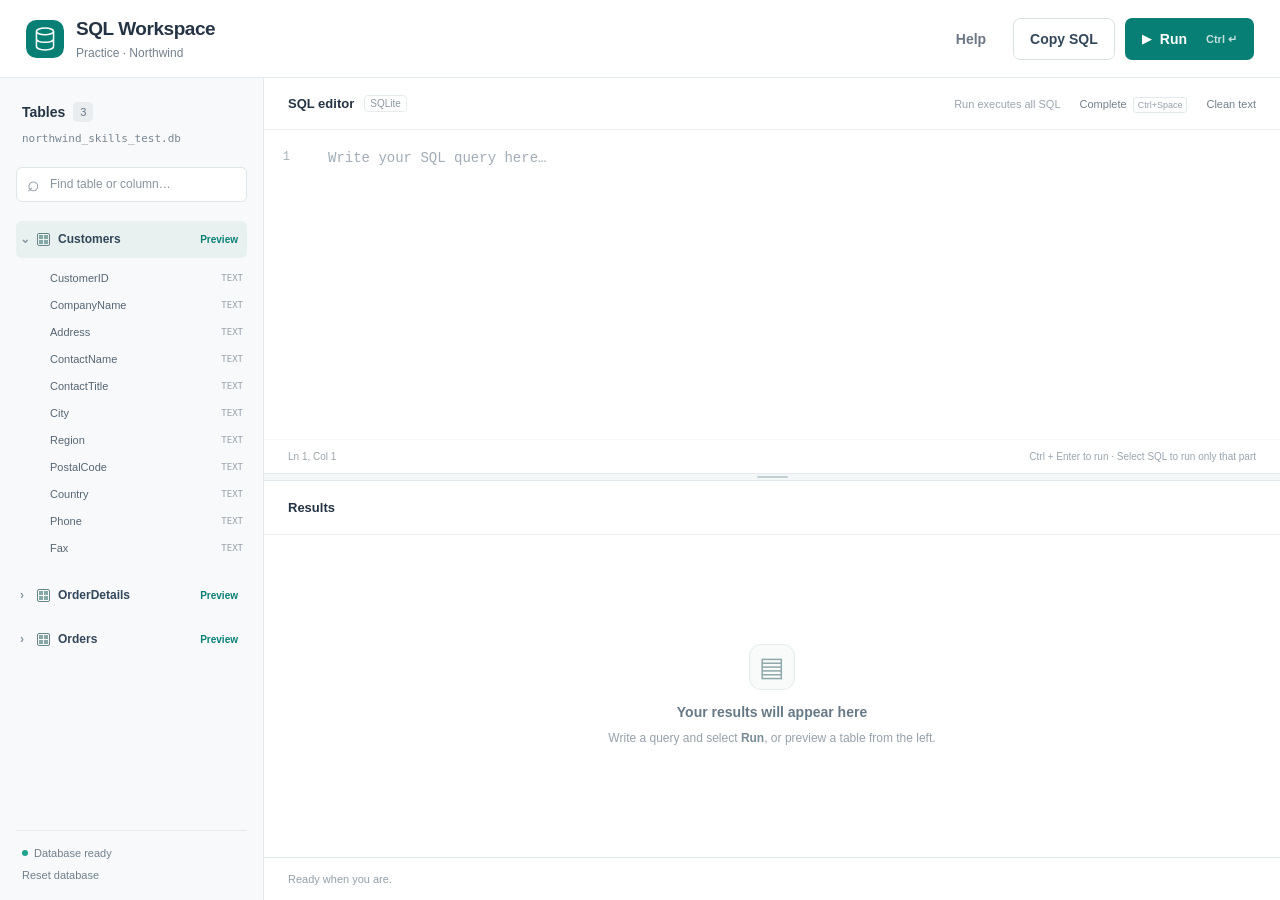
<file: index.html>
<!doctype html>
<html lang="en">
<head>
  <meta charset="utf-8">
  <meta name="viewport" content="width=device-width,initial-scale=1">
  <meta http-equiv="Content-Security-Policy" content="default-src 'none'; script-src 'self' 'wasm-unsafe-eval'; style-src 'self' 'unsafe-inline'; worker-src 'self'; connect-src 'self'; img-src 'self' data:; base-uri 'none'; form-action 'none'; object-src 'none'">
  <meta name="description" content="A focused SQL workspace for skills tests. Explore tables, write SQLite queries, and inspect results.">
  <title>SQL Workspace · Practice</title>
  <link rel="icon" href="icon.svg" type="image/svg+xml">
  <link rel="stylesheet" href="assets/codemirror.css">
  <link rel="stylesheet" href="assets/codemirror-show-hint.css">
  <link rel="stylesheet" href="styles.css?v=3">
  <script defer src="assets/codemirror.js"></script>
  <script defer src="assets/codemirror-sql.js"></script>
  <script defer src="assets/codemirror-placeholder.js"></script>
  <script defer src="assets/codemirror-show-hint.js"></script>
  <script defer src="config.js?v=2"></script>
  <script defer src="sql-core.js?v=3"></script>
  <script defer src="editor-support.js"></script>
  <script defer src="workspace-session.js?v=4"></script>
  <script defer src="app.js?v=5"></script>
</head>
<body data-workspace="practice">
  <header class="topbar">
    <div class="brand"><img src="icon.svg" alt="" width="38" height="38"><div><h1>SQL Workspace</h1><p id="workspace-label">Practice · Northwind</p></div></div>
    <div id="top-actions" class="top-actions" hidden><button id="help-button" class="button quiet">Help</button><button id="copy-button" class="button secondary">Copy SQL</button><button id="run-button" class="button primary" disabled><span id="run-icon" aria-hidden="true">▶︎</span><span id="run-label">Run</span><kbd>Ctrl ↵</kbd></button></div>
  </header>
  <main id="session-gate" class="session-gate" aria-live="polite"><div><img src="icon.svg" alt="" width="48" height="48"><h2 id="session-title">Loading workspace…</h2><p id="session-message">Please wait while the workspace is prepared.</p><button id="session-retry" class="button primary" hidden>Check again</button><noscript><p>JavaScript must be enabled to use the SQL workspace.</p></noscript></div></main>
  <div id="workspace" class="workspace" hidden>
    <aside class="sidebar" aria-label="Database tables">
      <div class="sidebar-title"><h2>Tables</h2><span id="table-count" class="count-badge">—</span></div>
      <p id="database-name" class="database-name">northwind_skills_test.db</p>
      <label class="search-box"><span aria-hidden="true">⌕</span><input id="schema-search" type="search" placeholder="Find table or column…" aria-label="Find table or column"></label>
      <div id="table-list" class="table-list"><p class="muted loading">Loading database…</p></div>
      <div class="sidebar-footer"><span id="db-state"><i></i> Loading database</span><button id="reset-button" class="text-button" disabled>Reset database</button></div>
    </aside>
    <main id="query-workspace" class="query-workspace">
      <section class="editor-panel" aria-labelledby="editor-title">
        <div class="panel-heading"><div class="heading-group"><h2 id="editor-title">SQL editor</h2><span class="engine-badge">SQLite</span></div><div class="editor-tools"><span id="selection-hint">Run executes all SQL</span><button id="complete-button" class="text-button" title="Show keywords, tables, and columns (Ctrl+Space)">Complete <kbd>Ctrl+Space</kbd></button><button id="clean-button" class="text-button" title="Clean formatting characters introduced by copying and pasting">Clean text</button></div></div>
        <div id="editor-host" class="editor-host"><textarea id="sql-editor" aria-label="SQL editor" placeholder="Write your SQL query here…" spellcheck="false"></textarea></div>
        <div class="editor-footer"><span id="cursor-status">Ln 1, Col 1</span><span>Ctrl + Enter to run <span class="shortcut-extra">· Select SQL to run only that part</span></span></div>
      </section>
      <div id="splitter" class="splitter" role="separator" tabindex="0" aria-label="Resize editor and results" aria-orientation="horizontal" aria-valuemin="20" aria-valuemax="80" aria-valuenow="48"><span></span></div>
      <section class="results-panel" aria-labelledby="results-heading">
        <div class="panel-heading"><div class="heading-group"><h2 id="results-heading">Results</h2><span id="row-count" class="row-count" aria-live="polite" hidden></span></div><div class="result-tools"><span id="execution-time"></span><button id="clear-results" class="text-button" hidden>Clear</button></div></div>
        <div id="result-tabs" class="result-tabs" role="tablist" aria-label="Statement results" hidden></div>
        <div id="error-panel" class="error-panel" role="alert" hidden></div>
        <div id="results-body" class="results-body"><div class="empty-state"><div class="empty-icon" aria-hidden="true">▤</div><h3>Your results will appear here</h3><p>Write a query and select <strong>Run</strong>, or preview a table from the left.</p></div></div>
        <div class="results-footer"><span id="result-detail">Ready when you are.</span><div id="pagination" class="pagination" hidden><button id="page-prev" aria-label="Previous page">←</button><span id="page-label"></span><button id="page-next" aria-label="Next page">→</button></div></div>
      </section>
    </main>
  </div>
  <div id="notice" class="notice" role="status" hidden><span id="notice-text"></span><button id="notice-undo" hidden>Undo cleanup</button><button id="notice-close" aria-label="Dismiss notification">×</button></div>
  <dialog id="help-dialog">
    <div class="dialog-heading"><h2>Using SQL Workspace</h2><button id="help-close" class="close-button" aria-label="Close help">×</button></div>
    <div class="help-content">
      <h3>Explore the database</h3><p>Expand a table to see its columns and data types. Select <strong>Preview</strong> to see its records below the editor. Previewing a table does not replace your SQL.</p>
      <h3>Manage a view</h3><p>Views have a <strong>View SQL / Edit</strong> button in the sidebar. It shows the saved query and lets you change it with <strong>Save changes</strong>. Expand <strong>Full saved CREATE VIEW statement</strong> to see the complete definition, or use <strong>Copy view SQL</strong> to copy it with your edits. <strong>Delete view</strong> removes the view after confirmation; it keeps the underlying tables. <strong>Preview</strong> shows rows. Views belong to this practice or test session. Saved views are restored after a refresh when browser session storage is available. Reset database removes them.</p><h3>Run your SQL</h3><p>Select <strong>Run</strong>, or press <strong>Ctrl + Enter</strong> (Cmd + Enter on Mac) or <strong>Shift + Enter</strong>. Highlight part of your SQL to run only that selection. Separate multiple statements with semicolons; each statement gets its own results tab. Large results show the total number of rows returned and a limited preview.</p>
      <h3>Complete a word or name</h3><p>Press <strong>Ctrl + Space</strong> or select <strong>Complete</strong> for matching SQLite keywords, tables, views, and columns. Use the arrow keys and Enter or Tab to insert a suggestion; Escape closes the list. Completion changes only the current word, after you choose a suggestion. It is unavailable inside text values or comments.</p><p>Typing a table’s name and a period narrows the list to that table’s columns. For other prefixes, such as an alias, the list shows matching columns from the database; it does not analyze aliases, joins, or common table expressions. The source table is shown beside each column.</p>
      <h3>Copy to and from Canvas</h3><p><strong>Copy SQL</strong> copies the highlighted selection, or all your SQL if nothing is selected, as plain text. Paste it into your Canvas answer. You can paste SQL back into this editor. Clipboard access still depends on Canvas and your exam browser settings; this workspace does not bypass those restrictions.</p>
      <h3>Clean pasted text</h3><p>The editor checks pasted SQL for unusual spaces, invisible formatting characters, and curly quotation marks. Cleanup preserves characters inside existing quoted values and comments. A notification identifies changes and offers <strong>Undo cleanup</strong>. <strong>Clean text</strong> checks the full editor; Run also checks before executing. Review quoted values yourself if they contain unwanted characters.</p>
      <h3>Understand errors</h3><p>After Run, SQLite’s original error appears beside the failed statement in the editor and in the results panel. The marker identifies the <strong>start of the failed statement</strong>, not necessarily the exact character causing the error. Inline markers clear when you edit the SQL. There is no separate background syntax checker and no added explanation or suggested correction.</p><p>Execution stops at the first error. Earlier successful statements remain applied, and their result tabs remain available.</p>
      <h3>Reset, stop, and save</h3><p><strong>Reset database</strong> restores the original data while keeping your SQL. Stopping a long query, or reaching its time limit, also resets the database. Changes to the database stay in this browser tab’s memory. Refreshing reloads the original table data and then restores saved views for this practice or test session. New tables and changes to table data are not recovered.</p><p>Practice and test drafts are separate. Your SQL draft and saved view definitions are restored after refreshing this tab within the same practice or test session when browser storage is available. Unsaved edits in the view dialog are not recovered. A full browser crash or restart is recoverable only if the browser restores this session. Each new test starts with its own draft and views. It is not a submitted answer or a backup. Copy your final SQL into Canvas as instructed.</p>
    </div><div class="dialog-footer"><button id="help-done" class="button primary">Got it</button></div>
  </dialog>
  <dialog id="view-dialog" aria-labelledby="view-title">
    <div class="dialog-heading"><h2 id="view-title">View SQL</h2><button id="view-close" class="close-button" aria-label="Close view editor">×</button></div>
    <div class="view-content">
      <p>Edit the query below, then select <strong>Save changes</strong>. The view name stays the same. Your main SQL editor is kept unchanged.</p>
      <label for="view-query">View query</label>
      <textarea id="view-query" spellcheck="false" rows="9" aria-describedby="view-hint"></textarea>
      <p id="view-hint">Enter the SELECT query. Saving keeps the existing view if SQLite reports an error.</p>
      <details id="view-original"><summary>Full saved CREATE VIEW statement</summary><pre id="view-definition"></pre></details>
      <pre id="view-error" class="view-error" role="alert" hidden></pre>
      <p id="view-status" role="status"></p>
    </div>
    <div class="dialog-footer view-footer"><button id="view-delete" class="button danger">Delete view</button><button id="view-copy" class="button secondary">Copy view SQL</button><button id="view-done" class="button secondary">Close</button><button id="view-save" class="button primary">Save changes</button></div>
  </dialog>
</body>
</html>
</file>
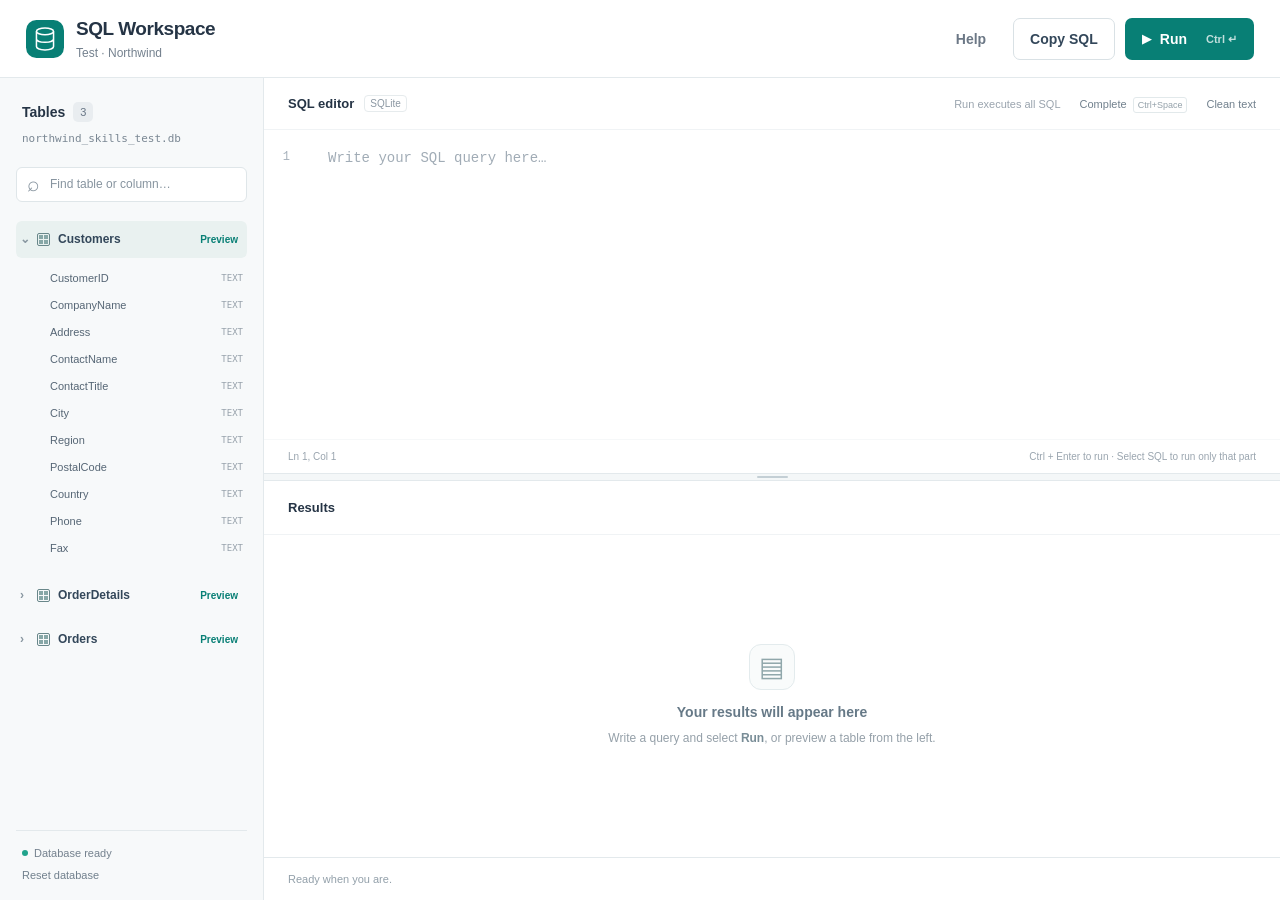
<file: test.html>
<!doctype html>
<html lang="en">
<head>
  <meta charset="utf-8">
  <meta name="viewport" content="width=device-width,initial-scale=1">
  <meta http-equiv="Content-Security-Policy" content="default-src 'none'; script-src 'self' 'wasm-unsafe-eval'; style-src 'self' 'unsafe-inline'; worker-src 'self'; connect-src 'self'; img-src 'self' data:; base-uri 'none'; form-action 'none'; object-src 'none'">
  <meta name="description" content="A focused SQL workspace for skills tests. Explore tables, write SQLite queries, and inspect results.">
  <title>SQL Workspace · Test</title>
  <link rel="icon" href="icon.svg" type="image/svg+xml">
  <link rel="stylesheet" href="assets/codemirror.css">
  <link rel="stylesheet" href="assets/codemirror-show-hint.css">
  <link rel="stylesheet" href="styles.css?v=3">
  <script defer src="assets/codemirror.js"></script>
  <script defer src="assets/codemirror-sql.js"></script>
  <script defer src="assets/codemirror-placeholder.js"></script>
  <script defer src="assets/codemirror-show-hint.js"></script>
  <script defer src="config.js?v=2"></script>
  <script defer src="sql-core.js?v=3"></script>
  <script defer src="editor-support.js"></script>
  <script defer src="workspace-session.js?v=4"></script>
  <script defer src="app.js?v=5"></script>
</head>
<body data-workspace="test">
  <header class="topbar">
    <div class="brand"><img src="icon.svg" alt="" width="38" height="38"><div><h1>SQL Workspace</h1><p id="workspace-label">Test · Northwind</p></div></div>
    <div id="top-actions" class="top-actions" hidden><button id="help-button" class="button quiet">Help</button><button id="copy-button" class="button secondary">Copy SQL</button><button id="run-button" class="button primary" disabled><span id="run-icon" aria-hidden="true">▶︎</span><span id="run-label">Run</span><kbd>Ctrl ↵</kbd></button></div>
  </header>
  <main id="session-gate" class="session-gate" aria-live="polite"><div><img src="icon.svg" alt="" width="48" height="48"><h2 id="session-title">Loading workspace…</h2><p id="session-message">Please wait while the workspace is prepared.</p><button id="session-retry" class="button primary" hidden>Check again</button><noscript><p>JavaScript must be enabled to use the SQL workspace.</p></noscript></div></main>
  <div id="workspace" class="workspace" hidden>
    <aside class="sidebar" aria-label="Database tables">
      <div class="sidebar-title"><h2>Tables</h2><span id="table-count" class="count-badge">—</span></div>
      <p id="database-name" class="database-name">northwind_skills_test.db</p>
      <label class="search-box"><span aria-hidden="true">⌕</span><input id="schema-search" type="search" placeholder="Find table or column…" aria-label="Find table or column"></label>
      <div id="table-list" class="table-list"><p class="muted loading">Loading database…</p></div>
      <div class="sidebar-footer"><span id="db-state"><i></i> Loading database</span><button id="reset-button" class="text-button" disabled>Reset database</button></div>
    </aside>
    <main id="query-workspace" class="query-workspace">
      <section class="editor-panel" aria-labelledby="editor-title">
        <div class="panel-heading"><div class="heading-group"><h2 id="editor-title">SQL editor</h2><span class="engine-badge">SQLite</span></div><div class="editor-tools"><span id="selection-hint">Run executes all SQL</span><button id="complete-button" class="text-button" title="Show keywords, tables, and columns (Ctrl+Space)">Complete <kbd>Ctrl+Space</kbd></button><button id="clean-button" class="text-button" title="Clean formatting characters introduced by copying and pasting">Clean text</button></div></div>
        <div id="editor-host" class="editor-host"><textarea id="sql-editor" aria-label="SQL editor" placeholder="Write your SQL query here…" spellcheck="false"></textarea></div>
        <div class="editor-footer"><span id="cursor-status">Ln 1, Col 1</span><span>Ctrl + Enter to run <span class="shortcut-extra">· Select SQL to run only that part</span></span></div>
      </section>
      <div id="splitter" class="splitter" role="separator" tabindex="0" aria-label="Resize editor and results" aria-orientation="horizontal" aria-valuemin="20" aria-valuemax="80" aria-valuenow="48"><span></span></div>
      <section class="results-panel" aria-labelledby="results-heading">
        <div class="panel-heading"><div class="heading-group"><h2 id="results-heading">Results</h2><span id="row-count" class="row-count" aria-live="polite" hidden></span></div><div class="result-tools"><span id="execution-time"></span><button id="clear-results" class="text-button" hidden>Clear</button></div></div>
        <div id="result-tabs" class="result-tabs" role="tablist" aria-label="Statement results" hidden></div>
        <div id="error-panel" class="error-panel" role="alert" hidden></div>
        <div id="results-body" class="results-body"><div class="empty-state"><div class="empty-icon" aria-hidden="true">▤</div><h3>Your results will appear here</h3><p>Write a query and select <strong>Run</strong>, or preview a table from the left.</p></div></div>
        <div class="results-footer"><span id="result-detail">Ready when you are.</span><div id="pagination" class="pagination" hidden><button id="page-prev" aria-label="Previous page">←</button><span id="page-label"></span><button id="page-next" aria-label="Next page">→</button></div></div>
      </section>
    </main>
  </div>
  <div id="notice" class="notice" role="status" hidden><span id="notice-text"></span><button id="notice-undo" hidden>Undo cleanup</button><button id="notice-close" aria-label="Dismiss notification">×</button></div>
  <dialog id="help-dialog">
    <div class="dialog-heading"><h2>Using SQL Workspace</h2><button id="help-close" class="close-button" aria-label="Close help">×</button></div>
    <div class="help-content">
      <h3>Explore the database</h3><p>Expand a table to see its columns and data types. Select <strong>Preview</strong> to see its records below the editor. Previewing a table does not replace your SQL.</p>
      <h3>Manage a view</h3><p>Views have a <strong>View SQL / Edit</strong> button in the sidebar. It shows the saved query and lets you change it with <strong>Save changes</strong>. Expand <strong>Full saved CREATE VIEW statement</strong> to see the complete definition, or use <strong>Copy view SQL</strong> to copy it with your edits. <strong>Delete view</strong> removes the view after confirmation; it keeps the underlying tables. <strong>Preview</strong> shows rows. Views belong to this practice or test session. Saved views are restored after a refresh when browser session storage is available. Reset database removes them.</p><h3>Run your SQL</h3><p>Select <strong>Run</strong>, or press <strong>Ctrl + Enter</strong> (Cmd + Enter on Mac) or <strong>Shift + Enter</strong>. Highlight part of your SQL to run only that selection. Separate multiple statements with semicolons; each statement gets its own results tab. Large results show the total number of rows returned and a limited preview.</p>
      <h3>Complete a word or name</h3><p>Press <strong>Ctrl + Space</strong> or select <strong>Complete</strong> for matching SQLite keywords, tables, views, and columns. Use the arrow keys and Enter or Tab to insert a suggestion; Escape closes the list. Completion changes only the current word, after you choose a suggestion. It is unavailable inside text values or comments.</p><p>Typing a table’s name and a period narrows the list to that table’s columns. For other prefixes, such as an alias, the list shows matching columns from the database; it does not analyze aliases, joins, or common table expressions. The source table is shown beside each column.</p>
      <h3>Copy to and from Canvas</h3><p><strong>Copy SQL</strong> copies the highlighted selection, or all your SQL if nothing is selected, as plain text. Paste it into your Canvas answer. You can paste SQL back into this editor. Clipboard access still depends on Canvas and your exam browser settings; this workspace does not bypass those restrictions.</p>
      <h3>Clean pasted text</h3><p>The editor checks pasted SQL for unusual spaces, invisible formatting characters, and curly quotation marks. Cleanup preserves characters inside existing quoted values and comments. A notification identifies changes and offers <strong>Undo cleanup</strong>. <strong>Clean text</strong> checks the full editor; Run also checks before executing. Review quoted values yourself if they contain unwanted characters.</p>
      <h3>Understand errors</h3><p>After Run, SQLite’s original error appears beside the failed statement in the editor and in the results panel. The marker identifies the <strong>start of the failed statement</strong>, not necessarily the exact character causing the error. Inline markers clear when you edit the SQL. There is no separate background syntax checker and no added explanation or suggested correction.</p><p>Execution stops at the first error. Earlier successful statements remain applied, and their result tabs remain available.</p>
      <h3>Reset, stop, and save</h3><p><strong>Reset database</strong> restores the original data while keeping your SQL. Stopping a long query, or reaching its time limit, also resets the database. Changes to the database stay in this browser tab’s memory. Refreshing reloads the original table data and then restores saved views for this practice or test session. New tables and changes to table data are not recovered.</p><p>Practice and test drafts are separate. Your SQL draft and saved view definitions are restored after refreshing this tab within the same practice or test session when browser storage is available. Unsaved edits in the view dialog are not recovered. A full browser crash or restart is recoverable only if the browser restores this session. Each new test starts with its own draft and views. It is not a submitted answer or a backup. Copy your final SQL into Canvas as instructed.</p>
    </div><div class="dialog-footer"><button id="help-done" class="button primary">Got it</button></div>
  </dialog>
  <dialog id="view-dialog" aria-labelledby="view-title">
    <div class="dialog-heading"><h2 id="view-title">View SQL</h2><button id="view-close" class="close-button" aria-label="Close view editor">×</button></div>
    <div class="view-content">
      <p>Edit the query below, then select <strong>Save changes</strong>. The view name stays the same. Your main SQL editor is kept unchanged.</p>
      <label for="view-query">View query</label>
      <textarea id="view-query" spellcheck="false" rows="9" aria-describedby="view-hint"></textarea>
      <p id="view-hint">Enter the SELECT query. Saving keeps the existing view if SQLite reports an error.</p>
      <details id="view-original"><summary>Full saved CREATE VIEW statement</summary><pre id="view-definition"></pre></details>
      <pre id="view-error" class="view-error" role="alert" hidden></pre>
      <p id="view-status" role="status"></p>
    </div>
    <div class="dialog-footer view-footer"><button id="view-delete" class="button danger">Delete view</button><button id="view-copy" class="button secondary">Copy view SQL</button><button id="view-done" class="button secondary">Close</button><button id="view-save" class="button primary">Save changes</button></div>
  </dialog>
</body>
</html>
</file>
<file: assets/codemirror.css>
/* BASICS */

.CodeMirror {
  /* Set height, width, borders, and global font properties here */
  font-family: monospace;
  height: 300px;
  color: black;
  direction: ltr;
}

/* PADDING */

.CodeMirror-lines {
  padding: 4px 0; /* Vertical padding around content */
}
.CodeMirror pre.CodeMirror-line,
.CodeMirror pre.CodeMirror-line-like {
  padding: 0 4px; /* Horizontal padding of content */
}

.CodeMirror-scrollbar-filler, .CodeMirror-gutter-filler {
  background-color: white; /* The little square between H and V scrollbars */
}

/* GUTTER */

.CodeMirror-gutters {
  border-right: 1px solid #ddd;
  background-color: #f7f7f7;
  white-space: nowrap;
}
.CodeMirror-linenumbers {}
.CodeMirror-linenumber {
  padding: 0 3px 0 5px;
  min-width: 20px;
  text-align: right;
  color: #999;
  white-space: nowrap;
}

.CodeMirror-guttermarker { color: black; }
.CodeMirror-guttermarker-subtle { color: #999; }

/* CURSOR */

.CodeMirror-cursor {
  border-left: 1px solid black;
  border-right: none;
  width: 0;
}
/* Shown when moving in bi-directional text */
.CodeMirror div.CodeMirror-secondarycursor {
  border-left: 1px solid silver;
}
.cm-fat-cursor .CodeMirror-cursor {
  width: auto;
  border: 0 !important;
  background: #7e7;
}
.cm-fat-cursor div.CodeMirror-cursors {
  z-index: 1;
}
.cm-fat-cursor .CodeMirror-line::selection,
.cm-fat-cursor .CodeMirror-line > span::selection, 
.cm-fat-cursor .CodeMirror-line > span > span::selection { background: transparent; }
.cm-fat-cursor .CodeMirror-line::-moz-selection,
.cm-fat-cursor .CodeMirror-line > span::-moz-selection,
.cm-fat-cursor .CodeMirror-line > span > span::-moz-selection { background: transparent; }
.cm-fat-cursor { caret-color: transparent; }
@-moz-keyframes blink {
  0% {}
  50% { background-color: transparent; }
  100% {}
}
@-webkit-keyframes blink {
  0% {}
  50% { background-color: transparent; }
  100% {}
}
@keyframes blink {
  0% {}
  50% { background-color: transparent; }
  100% {}
}

/* Can style cursor different in overwrite (non-insert) mode */
.CodeMirror-overwrite .CodeMirror-cursor {}

.cm-tab { display: inline-block; text-decoration: inherit; }

.CodeMirror-rulers {
  position: absolute;
  left: 0; right: 0; top: -50px; bottom: 0;
  overflow: hidden;
}
.CodeMirror-ruler {
  border-left: 1px solid #ccc;
  top: 0; bottom: 0;
  position: absolute;
}

/* DEFAULT THEME */

.cm-s-default .cm-header {color: blue;}
.cm-s-default .cm-quote {color: #090;}
.cm-negative {color: #d44;}
.cm-positive {color: #292;}
.cm-header, .cm-strong {font-weight: bold;}
.cm-em {font-style: italic;}
.cm-link {text-decoration: underline;}
.cm-strikethrough {text-decoration: line-through;}

.cm-s-default .cm-keyword {color: #708;}
.cm-s-default .cm-atom {color: #219;}
.cm-s-default .cm-number {color: #164;}
.cm-s-default .cm-def {color: #00f;}
.cm-s-default .cm-variable,
.cm-s-default .cm-punctuation,
.cm-s-default .cm-property,
.cm-s-default .cm-operator {}
.cm-s-default .cm-variable-2 {color: #05a;}
.cm-s-default .cm-variable-3, .cm-s-default .cm-type {color: #085;}
.cm-s-default .cm-comment {color: #a50;}
.cm-s-default .cm-string {color: #a11;}
.cm-s-default .cm-string-2 {color: #f50;}
.cm-s-default .cm-meta {color: #555;}
.cm-s-default .cm-qualifier {color: #555;}
.cm-s-default .cm-builtin {color: #30a;}
.cm-s-default .cm-bracket {color: #997;}
.cm-s-default .cm-tag {color: #170;}
.cm-s-default .cm-attribute {color: #00c;}
.cm-s-default .cm-hr {color: #999;}
.cm-s-default .cm-link {color: #00c;}

.cm-s-default .cm-error {color: #f00;}
.cm-invalidchar {color: #f00;}

.CodeMirror-composing { border-bottom: 2px solid; }

/* Default styles for common addons */

div.CodeMirror span.CodeMirror-matchingbracket {color: #0b0;}
div.CodeMirror span.CodeMirror-nonmatchingbracket {color: #a22;}
.CodeMirror-matchingtag { background: rgba(255, 150, 0, .3); }
.CodeMirror-activeline-background {background: #e8f2ff;}

/* STOP */

/* The rest of this file contains styles related to the mechanics of
   the editor. You probably shouldn't touch them. */

.CodeMirror {
  position: relative;
  overflow: hidden;
  background: white;
}

.CodeMirror-scroll {
  overflow: scroll !important; /* Things will break if this is overridden */
  /* 50px is the magic margin used to hide the element's real scrollbars */
  /* See overflow: hidden in .CodeMirror */
  margin-bottom: -50px; margin-right: -50px;
  padding-bottom: 50px;
  height: 100%;
  outline: none; /* Prevent dragging from highlighting the element */
  position: relative;
  z-index: 0;
}
.CodeMirror-sizer {
  position: relative;
  border-right: 50px solid transparent;
}

/* The fake, visible scrollbars. Used to force redraw during scrolling
   before actual scrolling happens, thus preventing shaking and
   flickering artifacts. */
.CodeMirror-vscrollbar, .CodeMirror-hscrollbar, .CodeMirror-scrollbar-filler, .CodeMirror-gutter-filler {
  position: absolute;
  z-index: 6;
  display: none;
  outline: none;
}
.CodeMirror-vscrollbar {
  right: 0; top: 0;
  overflow-x: hidden;
  overflow-y: scroll;
}
.CodeMirror-hscrollbar {
  bottom: 0; left: 0;
  overflow-y: hidden;
  overflow-x: scroll;
}
.CodeMirror-scrollbar-filler {
  right: 0; bottom: 0;
}
.CodeMirror-gutter-filler {
  left: 0; bottom: 0;
}

.CodeMirror-gutters {
  position: absolute; left: 0; top: 0;
  min-height: 100%;
  z-index: 3;
}
.CodeMirror-gutter {
  white-space: normal;
  height: 100%;
  display: inline-block;
  vertical-align: top;
  margin-bottom: -50px;
}
.CodeMirror-gutter-wrapper {
  position: absolute;
  z-index: 4;
  background: none !important;
  border: none !important;
}
.CodeMirror-gutter-background {
  position: absolute;
  top: 0; bottom: 0;
  z-index: 4;
}
.CodeMirror-gutter-elt {
  position: absolute;
  cursor: default;
  z-index: 4;
}
.CodeMirror-gutter-wrapper ::selection { background-color: transparent }
.CodeMirror-gutter-wrapper ::-moz-selection { background-color: transparent }

.CodeMirror-lines {
  cursor: text;
  min-height: 1px; /* prevents collapsing before first draw */
}
.CodeMirror pre.CodeMirror-line,
.CodeMirror pre.CodeMirror-line-like {
  /* Reset some styles that the rest of the page might have set */
  -moz-border-radius: 0; -webkit-border-radius: 0; border-radius: 0;
  border-width: 0;
  background: transparent;
  font-family: inherit;
  font-size: inherit;
  margin: 0;
  white-space: pre;
  word-wrap: normal;
  line-height: inherit;
  color: inherit;
  z-index: 2;
  position: relative;
  overflow: visible;
  -webkit-tap-highlight-color: transparent;
  -webkit-font-variant-ligatures: contextual;
  font-variant-ligatures: contextual;
}
.CodeMirror-wrap pre.CodeMirror-line,
.CodeMirror-wrap pre.CodeMirror-line-like {
  word-wrap: break-word;
  white-space: pre-wrap;
  word-break: normal;
}

.CodeMirror-linebackground {
  position: absolute;
  left: 0; right: 0; top: 0; bottom: 0;
  z-index: 0;
}

.CodeMirror-linewidget {
  position: relative;
  z-index: 2;
  padding: 0.1px; /* Force widget margins to stay inside of the container */
}

.CodeMirror-widget {}

.CodeMirror-rtl pre { direction: rtl; }

.CodeMirror-code {
  outline: none;
}

/* Force content-box sizing for the elements where we expect it */
.CodeMirror-scroll,
.CodeMirror-sizer,
.CodeMirror-gutter,
.CodeMirror-gutters,
.CodeMirror-linenumber {
  -moz-box-sizing: content-box;
  box-sizing: content-box;
}

.CodeMirror-measure {
  position: absolute;
  width: 100%;
  height: 0;
  overflow: hidden;
  visibility: hidden;
}

.CodeMirror-cursor {
  position: absolute;
  pointer-events: none;
}
.CodeMirror-measure pre { position: static; }

div.CodeMirror-cursors {
  visibility: hidden;
  position: relative;
  z-index: 3;
}
div.CodeMirror-dragcursors {
  visibility: visible;
}

.CodeMirror-focused div.CodeMirror-cursors {
  visibility: visible;
}

.CodeMirror-selected { background: #d9d9d9; }
.CodeMirror-focused .CodeMirror-selected { background: #d7d4f0; }
.CodeMirror-crosshair { cursor: crosshair; }
.CodeMirror-line::selection, .CodeMirror-line > span::selection, .CodeMirror-line > span > span::selection { background: #d7d4f0; }
.CodeMirror-line::-moz-selection, .CodeMirror-line > span::-moz-selection, .CodeMirror-line > span > span::-moz-selection { background: #d7d4f0; }

.cm-searching {
  background-color: #ffa;
  background-color: rgba(255, 255, 0, .4);
}

/* Used to force a border model for a node */
.cm-force-border { padding-right: .1px; }

@media print {
  /* Hide the cursor when printing */
  .CodeMirror div.CodeMirror-cursors {
    visibility: hidden;
  }
}

/* See issue #2901 */
.cm-tab-wrap-hack:after { content: ''; }

/* Help users use markselection to safely style text background */
span.CodeMirror-selectedtext { background: none; }
</file>
<file: assets/codemirror-show-hint.css>
.CodeMirror-hints {
  position: absolute;
  z-index: 10;
  overflow: hidden;
  list-style: none;

  margin: 0;
  padding: 2px;

  -webkit-box-shadow: 2px 3px 5px rgba(0,0,0,.2);
  -moz-box-shadow: 2px 3px 5px rgba(0,0,0,.2);
  box-shadow: 2px 3px 5px rgba(0,0,0,.2);
  border-radius: 3px;
  border: 1px solid silver;

  background: white;
  font-size: 90%;
  font-family: monospace;

  max-height: 20em;
  overflow-y: auto;
  box-sizing: border-box;
}

.CodeMirror-hint {
  margin: 0;
  padding: 0 4px;
  border-radius: 2px;
  white-space: pre;
  color: black;
  cursor: pointer;
}

li.CodeMirror-hint-active {
  background: #08f;
  color: white;
}
</file>
<file: styles.css>
:root{color-scheme:light;--ink:#253445;--muted:#74818e;--line:#e3e9ec;--teal:#087f75;--teal-dark:#06665e;--teal-soft:#e9f5f2;--sidebar:#f7f9fa;--editor-height:48%;font-family:Inter,ui-sans-serif,-apple-system,BlinkMacSystemFont,"Segoe UI",sans-serif;font-size:14px}
*{box-sizing:border-box}body{margin:0;height:100vh;height:100dvh;overflow:hidden;color:var(--ink);background:white}button,input{font:inherit}button{cursor:pointer}button:disabled{cursor:default;opacity:.45}button:focus-visible,input:focus-visible,[tabindex]:focus-visible{outline:2px solid var(--teal);outline-offset:3px}[hidden]{display:none!important}h1,h2,h3,p{margin:0}
.topbar{height:78px;border-bottom:1px solid var(--line);display:flex;justify-content:space-between;align-items:center;padding:0 26px;gap:20px}.brand{display:flex;gap:12px;align-items:center}.brand h1{font-size:19px;letter-spacing:-.45px;line-height:1.3;font-weight:650}.brand p{font-size:12px;color:var(--muted);margin-top:4px}.top-actions{display:flex;align-items:center;gap:10px}.button{border:1px solid transparent;border-radius:7px;padding:10px 16px;font-weight:600;line-height:20px;display:inline-flex;align-items:center;justify-content:center;gap:9px;white-space:nowrap}.button.primary{background:var(--teal);color:white;min-width:124px}.button.primary:hover:enabled{background:var(--teal-dark)}.button.primary.running{background:#a54434}.button.secondary{border-color:#d9e1e5;background:white;color:#33475a}.button.secondary:hover{background:#f6f8f9}.button.quiet{background:transparent;color:#6c7886}.button.quiet:hover{background:#f4f7f8}.button kbd{font-family:inherit;font-size:11px;opacity:.75;margin-left:10px}#run-icon{font-size:12px}.workspace{display:flex;height:calc(100% - 78px);min-height:0}
.sidebar{width:264px;flex-shrink:0;background:var(--sidebar);border-right:1px solid var(--line);display:flex;flex-direction:column;padding:24px 16px 0;min-height:0}.sidebar-title{display:flex;align-items:center;gap:8px;padding:0 6px}.sidebar h2{font-size:14px;font-weight:650}.count-badge{font-size:11px;line-height:20px;min-width:20px;text-align:center;border-radius:5px;background:#e9edf0;color:#677585}.database-name{font:11px/1.5 ui-monospace,SFMono-Regular,Consolas,monospace;color:#7a8793;margin:9px 6px 19px;overflow-wrap:anywhere}.search-box{display:flex;align-items:center;gap:8px;background:white;border:1px solid #dfe6e9;border-radius:6px;padding:0 10px;margin-bottom:19px;height:35px;color:#87949f}.search-box>span{font-size:21px}.search-box input{background:transparent;border:0;outline:0;width:100%;min-width:0;font-size:12px;color:var(--ink)}.search-box input::placeholder{color:#87949f}.table-list{overflow:auto;flex:1;min-height:0;margin:0 -6px;padding:0 6px 16px}.table-group{margin-bottom:7px}.table-heading{display:flex;align-items:center;border-radius:6px;padding:0 5px 0 0;min-height:37px;gap:2px}.table-heading:hover{background:#edf1f3}.table-heading.open{background:#e9f1f0}.table-toggle{background:none;border:none;color:#33475a;text-align:left;display:flex;align-items:center;gap:8px;flex:1;min-width:0;padding:10px 4px;font-size:12px;font-weight:600}.chevron{font-size:12px;color:#8997a1;width:9px}.table-glyph{display:grid;grid-template-columns:repeat(2,4px);gap:1px;border:1px solid #69878a;padding:1px;border-radius:2px;flex-shrink:0}.table-glyph i{width:4px;height:4px;background:#87a7a7}.table-label{overflow:hidden;text-overflow:ellipsis}.preview-button{border:0;background:transparent;color:var(--teal);font-size:10px;padding:6px 4px;font-weight:650;border-radius:4px}.preview-button:hover:enabled{background:#d8ebe7}.column-list{padding:7px 4px 8px 34px}.column-row{display:flex;gap:6px;align-items:center;justify-content:space-between;min-height:27px;font-size:11px}.column-name{overflow:hidden;text-overflow:ellipsis;white-space:nowrap;color:#566675}.column-type{font:9px ui-monospace,SFMono-Regular,Consolas,monospace;color:#96a0aa;flex-shrink:0;max-width:65px;text-overflow:ellipsis;overflow:hidden}.pk{color:#b98726;margin-right:3px}.sidebar-footer{border-top:1px solid var(--line);padding:16px 6px 19px;display:flex;flex-direction:column;gap:10px;font-size:11px;color:var(--muted)}#db-state{display:flex;align-items:center;gap:6px}#db-state i{width:6px;height:6px;border-radius:50%;background:#20a38c;display:inline-block}.sidebar-footer .text-button{align-self:flex-start;padding:0}.text-button{border:0;background:none;color:#71808d;padding:3px 0;font-size:11px}.text-button:hover:enabled{color:var(--teal);text-decoration:underline}.loading{padding:12px 5px}.muted{color:var(--muted);font-size:12px}
.query-workspace{display:flex;flex-direction:column;flex:1;min-width:0;min-height:0}.editor-panel{height:var(--editor-height);flex-shrink:0;display:flex;flex-direction:column;min-height:105px}.panel-heading{min-height:52px;flex-shrink:0;display:flex;align-items:center;justify-content:space-between;gap:12px;padding:0 24px;border-bottom:1px solid #f0f3f5}.heading-group{display:flex;align-items:center;gap:10px;min-width:0}.panel-heading h2{font-size:13px;font-weight:650;white-space:nowrap}.engine-badge{font-size:10px;font-weight:500;color:#8b97a2;border:1px solid #e6ebed;padding:2px 5px;border-radius:4px}.editor-tools,.result-tools{display:flex;align-items:center;gap:19px;font-size:11px;color:#9aa4ae}.editor-tools .text-button{font-size:11px}.editor-host{min-height:0;flex:1;padding:16px 0 5px;position:relative;overflow:hidden}.CodeMirror{font:14px/1.85 ui-monospace,SFMono-Regular,Consolas,"Liberation Mono",monospace;height:100%;color:#334453;background:white}.CodeMirror-lines{padding:0}.CodeMirror-gutters{border:0;background:#fff;min-width:54px}.CodeMirror-linenumber{color:#a7b1bb;font-size:12px;padding-right:16px}.CodeMirror pre.CodeMirror-line,.CodeMirror pre.CodeMirror-line-like{padding:0 18px 0 8px}.cm-s-default .cm-keyword{color:#7b53b0;font-weight:500}.cm-s-default .cm-number{color:#a76131}.cm-s-default .cm-string{color:#16836d}.cm-s-default .cm-comment{color:#8d9aa6}.cm-s-default .cm-operator{color:#607588}.cm-s-default .cm-variable-2{color:#3b7793}.CodeMirror-placeholder{color:#a1acb6!important}.CodeMirror-focused .CodeMirror-selected{background:#d8ece9}.CodeMirror-selected{background:#e6eeef}.CodeMirror-cursor{border-left-color:var(--teal)}.editor-footer{padding:8px 24px;display:flex;justify-content:space-between;gap:8px;color:#9aa5af;font-size:10px;line-height:17px;border-top:1px solid #f6f8f9;flex-shrink:0}.splitter{height:8px;background:#f4f7f8;border-top:1px solid var(--line);border-bottom:1px solid var(--line);flex-shrink:0;cursor:row-resize;display:flex;align-items:center;justify-content:center;touch-action:none}.splitter span{width:31px;height:2px;border-radius:1px;background:#c4cfd5}.splitter:hover,.splitter:focus{background:#e7f1ef}.dragging{user-select:none;cursor:row-resize}
.results-panel{flex:1;display:flex;flex-direction:column;min-height:0;overflow:hidden}.results-panel .panel-heading{min-height:54px}.row-count{background:var(--teal-soft);color:var(--teal);font-size:11px;font-weight:600;padding:4px 9px;border-radius:5px;white-space:nowrap}.results-body{min-height:0;flex:1;overflow:auto;position:relative}.empty-state{display:flex;align-items:center;justify-content:center;flex-direction:column;min-height:100%;padding:26px;text-align:center}.empty-icon{height:46px;width:46px;display:grid;place-items:center;border:1px solid #e3ebed;border-radius:12px;color:#90a7ab;font-size:27px;margin-bottom:14px;background:#f9fbfb}.empty-state h3{font-size:14px;font-weight:550;color:#667987;margin-bottom:8px}.empty-state p{font-size:12px;line-height:1.7;color:#95a0a9;max-width:430px}.empty-state strong{font-weight:600;color:#798d97}.results-footer{min-height:43px;padding:10px 24px;border-top:1px solid var(--line);color:#93a0aa;font-size:11px;display:flex;justify-content:space-between;align-items:center;gap:15px;flex-shrink:0}.result-tabs{display:flex;gap:5px;border-bottom:1px solid var(--line);padding:8px 24px;overflow-x:auto;flex-shrink:0;background:#fafcfc}.result-tab{font-size:11px;padding:6px 10px;background:white;border:1px solid #e2e8eb;border-radius:5px;color:#7b8894;white-space:nowrap}.result-tab[aria-selected=true]{color:var(--teal);border-color:#a9cec7;background:var(--teal-soft)}.data-table{border-collapse:separate;border-spacing:0;width:max-content;min-width:100%;font-size:12px;text-align:left}.data-table th{position:sticky;top:0;z-index:1;background:#f7f9fa;font-size:11px;font-weight:600;color:#687b8a;border-bottom:1px solid #e0e7eb;padding:11px 16px;white-space:nowrap}.data-table td{border-bottom:1px solid #edf1f3;padding:9px 16px;vertical-align:top;max-width:500px;white-space:pre-wrap;overflow-wrap:anywhere;font-family:ui-monospace,SFMono-Regular,Consolas,monospace;font-size:11px;line-height:1.6;color:#536777}.data-table tbody tr:nth-child(even){background:#fcfdfd}.data-table tbody tr:hover{background:#f0f8f6}.data-table .row-number{min-width:52px;width:52px;text-align:right;padding:9px 18px;color:#a5b0b8;font-size:10px;border-right:1px solid #edf1f3;background:#fafcfc}.data-table .numeric{text-align:right;font-variant-numeric:tabular-nums}.data-table .null-cell{color:#aab4bb;font-style:italic}.empty-zero{text-align:center;padding:25px;color:#91a0aa;font-size:12px}.pagination{display:flex;align-items:center;gap:12px;white-space:nowrap}.pagination button{border:1px solid #e2e8eb;background:white;border-radius:4px;color:#637b8b;width:25px;height:23px}.pagination button:hover:enabled{background:#edf7f4}.error-panel{margin:14px 24px;padding:13px 16px;border:1px solid #efd5d1;border-left:3px solid #c45b48;border-radius:5px;background:#fff8f6;flex-shrink:0;max-height:54%;overflow:auto}.error-panel h3{font-size:13px;color:#a24435;margin:0 0 6px}.error-panel p{font-size:12px;line-height:1.65;color:#8d6057;margin:6px 0}.error-panel pre{background:#f8ece8;color:#995044;font:12px/1.55 ui-monospace,Consolas,monospace;padding:8px 10px;border-radius:4px;white-space:pre-wrap;overflow-wrap:anywhere;margin:8px 0}.error-panel .error-context{font-size:11px;color:#aa857b;margin:6px 0 0}.error-line{background:#fff2ee!important}
.notice{position:fixed;left:50%;bottom:23px;transform:translateX(-50%);display:flex;align-items:center;gap:13px;padding:13px 16px;border:1px solid #cadbd7;background:#f1f9f6;box-shadow:0 5px 20px #263d4820;border-radius:8px;max-width:800px;width:max-content;z-index:10;font-size:12px;line-height:1.5;color:#3e6d62}.notice button{background:none;border:0;padding:2px;color:var(--teal);font-size:11px;white-space:nowrap;font-weight:600}.notice #notice-close{font-size:20px;font-weight:400;padding-left:5px}dialog{border:1px solid #dbe5e8;border-radius:12px;padding:0;max-width:590px;width:calc(100% - 32px);max-height:85vh;box-shadow:0 20px 80px #1c354a30;color:var(--ink)}dialog::backdrop{background:#23364870}.dialog-heading{padding:22px 26px 18px;display:flex;align-items:center;justify-content:space-between;border-bottom:1px solid var(--line)}.dialog-heading h2{font-size:19px;font-weight:600;letter-spacing:-.3px}.close-button{background:none;border:0;font-size:26px;line-height:1;color:#93a1ac}.help-content{padding:4px 26px 20px}.help-content h3{font-size:13px;margin:22px 0 7px;color:#3b5769}.help-content p{font-size:12px;line-height:1.8;color:#7a8a96;margin-bottom:7px}.help-content strong{font-weight:600;color:#53717b}.dialog-footer{padding:15px 26px;display:flex;justify-content:flex-end;border-top:1px solid var(--line)}.copy-fallback{width:100%;min-height:100px;border:1px solid #d3dfe3;padding:10px;border-radius:6px;font:12px/1.5 monospace;margin-top:12px}
.sql-errors{width:14px}.inline-error-marker{display:block;width:12px;height:15px;line-height:15px;margin-top:5px;color:#b34a39;background:#fbe7e1;border-radius:3px;text-align:center;font:bold 11px/15px ui-sans-serif,sans-serif}.inline-sql-error{display:flex;align-items:baseline;gap:10px;margin:4px 18px 8px 8px;padding:7px 10px;border-left:2px solid #c45b48;background:#fff6f3;color:#a74736;line-height:1.6;white-space:normal;overflow-wrap:anywhere}.inline-error-label{font:10px/1.6 ui-sans-serif,sans-serif;white-space:nowrap;color:#ad7164}.inline-sql-error code{font:11px/1.6 ui-monospace,Consolas,monospace;white-space:pre-wrap}.editor-tools kbd{font:9px ui-sans-serif,sans-serif;padding:2px 4px;margin-left:3px;border:1px solid #e2e9eb;border-radius:3px;color:#94a1aa}.CodeMirror-hints{border:1px solid #cfdedb;border-radius:7px;padding:5px;box-shadow:0 6px 22px #294b5220;max-height:270px;max-width:min(480px,90vw);min-width:230px;z-index:20;font:12px/1.7 ui-monospace,Consolas,monospace}.CodeMirror-hint{display:flex;justify-content:space-between;align-items:baseline;gap:18px;padding:5px 8px;border-radius:4px;color:#405b6b}.CodeMirror-hint-active{background:#e6f3ef!important;color:#086f65!important}.completion-name{flex-shrink:0}.completion-detail{font:10px/1.5 ui-sans-serif,sans-serif;color:#8b9ca4;overflow:hidden;text-overflow:ellipsis;max-width:230px}.CodeMirror-hint-active .completion-detail{color:#59968b}@media(max-width:1100px){#selection-hint{display:none}}@media(max-width:650px){.editor-tools{gap:12px}.editor-tools kbd{display:none}.inline-sql-error{display:block;margin-right:8px}.inline-error-label{margin-right:7px}.completion-detail{max-width:120px}}
@media(min-width:1500px){.sidebar{width:284px}.CodeMirror{font-size:15px}.column-row{font-size:12px}.column-type{font-size:10px}.table-toggle{font-size:13px}.preview-button{font-size:11px}}
@media(max-width:900px){.sidebar{width:225px;padding-left:10px;padding-right:10px}.topbar{padding:0 18px}.editor-tools{gap:12px}#selection-hint{display:none}.panel-heading{padding:0 18px}.editor-footer,.results-footer{padding-left:18px;padding-right:18px}.shortcut-extra{display:none}.notice{max-width:calc(100% - 30px);width:calc(100% - 30px)}.button kbd{display:none}}
@media(max-width:650px){.topbar{height:70px;padding:0 12px;gap:10px}.brand h1{font-size:15px}.brand p{font-size:10px}.brand img{width:30px;height:30px}.brand{gap:8px}.top-actions{gap:5px}.button{font-size:12px;padding:8px 10px}.button.primary{min-width:70px}.button.quiet{padding:8px 4px}.workspace{height:calc(100% - 70px)}.sidebar{width:176px;padding-top:16px}.database-name{font-size:9px}.table-toggle{font-size:10px;gap:4px}.preview-button{font-size:9px}.column-list{padding-left:23px}.column-row{font-size:9px;gap:3px}.column-type{font-size:8px;max-width:38px}.panel-heading{padding:0 11px}.heading-group{gap:7px}.panel-heading h2{font-size:12px}.engine-badge{display:none}.row-count{font-size:10px;padding:3px 5px}.CodeMirror{font-size:12px;line-height:1.8}.CodeMirror-gutters{min-width:36px}.CodeMirror-linenumber{padding-right:8px;font-size:10px}.editor-footer{padding:6px 10px;font-size:9px}.editor-footer>span:last-child{display:none}.results-footer{padding:8px 11px;min-height:40px;font-size:10px;flex-wrap:wrap;gap:5px}.error-panel{margin:10px;padding:10px}.error-panel p{font-size:11px}.result-tabs{padding:7px 10px}.empty-state{padding:15px}.empty-state h3{font-size:12px}.empty-state p{font-size:11px}.result-tools{gap:9px}.search-box{padding:0 6px}.search-box input{font-size:10px}}

.session-gate{height:calc(100% - 78px);display:grid;place-items:center;padding:28px;background:#f7f9fa;text-align:center}.session-gate>div{max-width:440px;background:white;padding:36px;border:1px solid var(--line);border-radius:12px}.session-gate img{margin-bottom:18px}.session-gate h2{font-size:22px;letter-spacing:-.4px;margin-bottom:12px}.session-gate p{color:#6d7d8a;font-size:14px;line-height:1.7;margin-bottom:22px}.session-gate .button{min-width:140px}@media(max-width:650px){.session-gate{height:calc(100% - 70px)}}

.view-actions{display:flex;align-items:center;justify-content:space-between;padding:4px 8px 7px 29px}.view-badge{font-size:9px;text-transform:uppercase;letter-spacing:.7px;color:#648b85}.view-edit-button{font-size:10px}.view-schema-error{font:10px/1.5 monospace;color:#a44b3d;overflow-wrap:anywhere;padding:5px 0}#view-dialog{max-width:760px}.view-content{padding:18px 26px;max-height:calc(85vh - 170px);overflow:auto}.view-content>p{font-size:12px;line-height:1.7;color:#6e818e;margin:0 0 12px}.view-content label{display:block;font-size:13px;font-weight:600;margin-bottom:8px}#view-query{width:100%;resize:vertical;min-height:130px;padding:12px;border:1px solid #cbdadf;border-radius:6px;font:13px/1.7 ui-monospace,Consolas,monospace;color:#334f60;background:#fcfdfd}#view-query:focus{outline:2px solid #087f7555;outline-offset:1px}#view-hint{font-size:11px;margin-top:8px}.view-content details{font-size:12px;margin:15px 0}.view-content summary{cursor:pointer;color:#3c746c}.view-content pre{font:12px/1.65 ui-monospace,Consolas,monospace;white-space:pre-wrap;overflow-wrap:anywhere;padding:12px;border-radius:6px;background:#f3f7f7}.view-content .view-error{background:#fff3ef;color:#a34434;border:1px solid #edd1ca}#view-status{color:#08766b;min-height:20px;margin:10px 0 0}.view-footer{gap:8px;flex-wrap:wrap}.button.danger{background:white;border-color:#e6bfb6;color:#a74735;margin-right:auto}.button.danger:hover{background:#fff3ef}@media(max-width:650px){.view-content{padding:15px}.view-footer{padding:12px;gap:6px}.view-actions{padding-left:18px}.view-edit-button{font-size:9px}}
</file>
